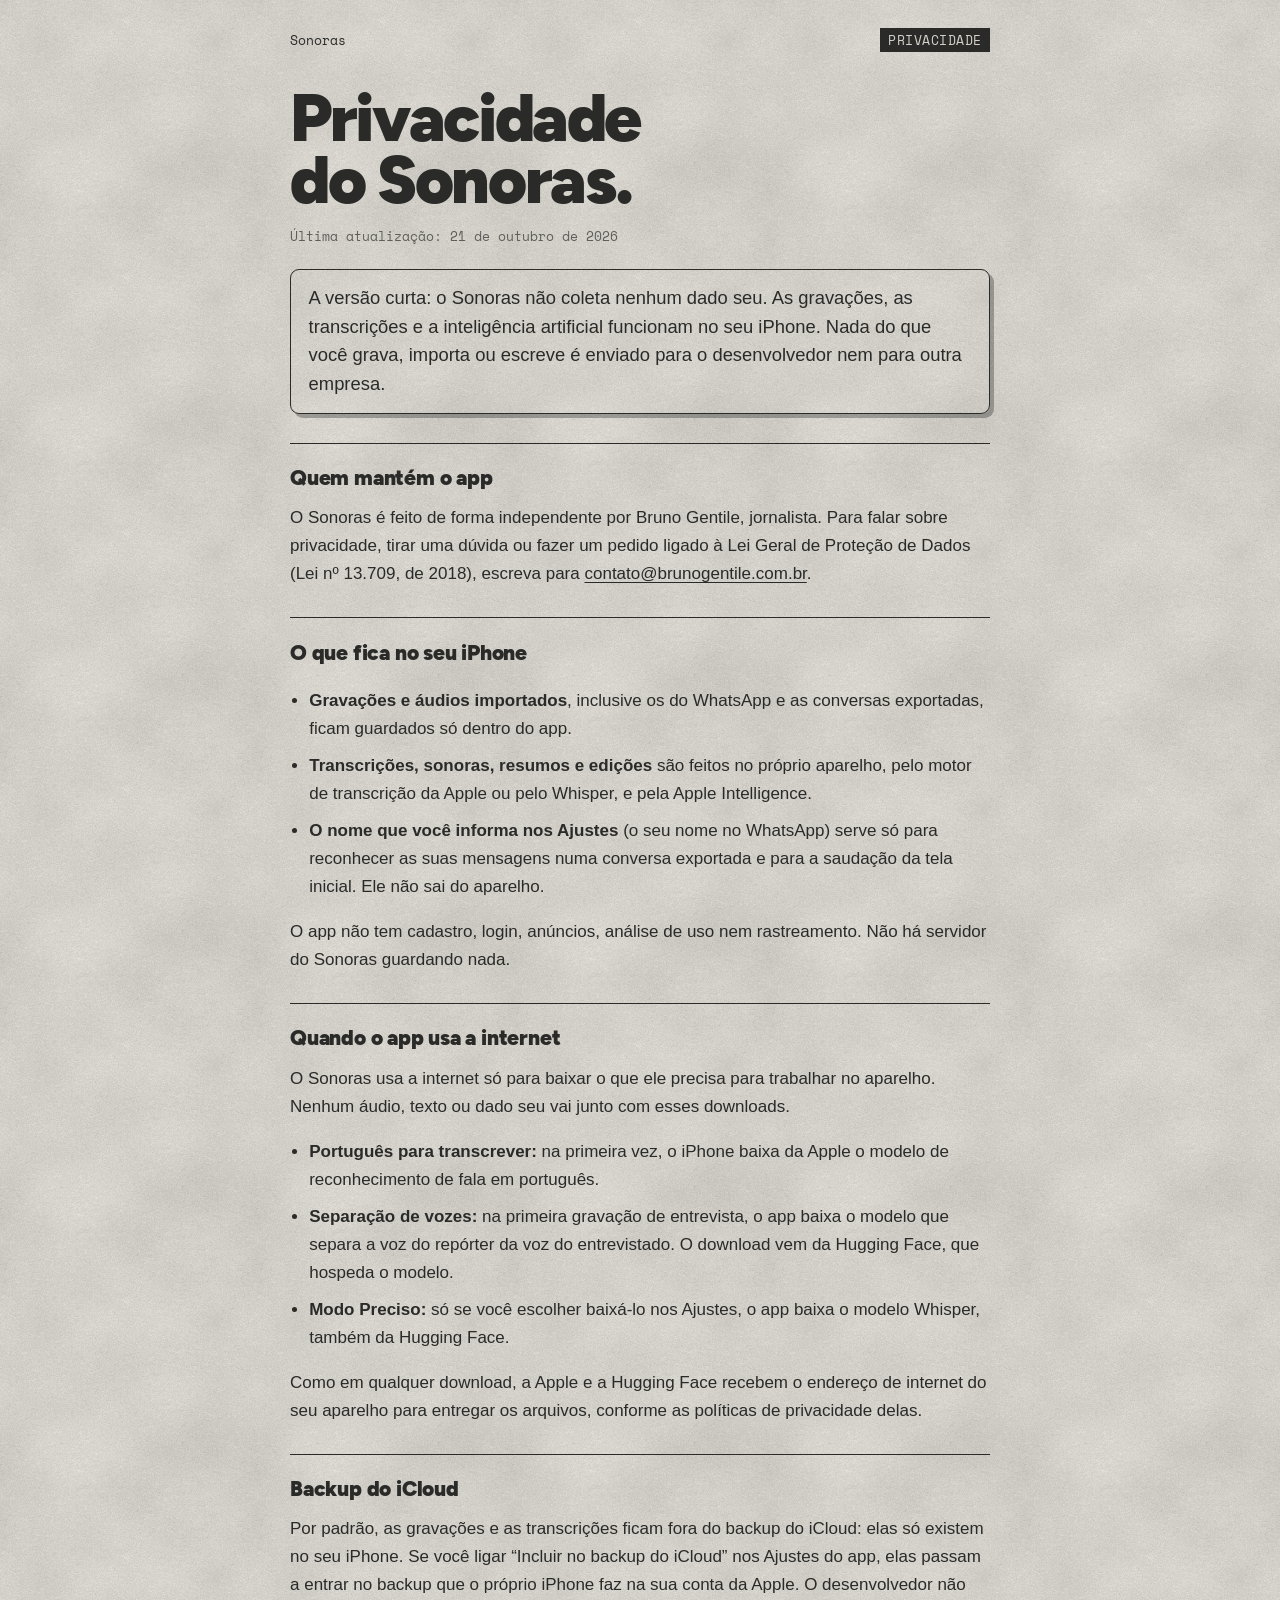
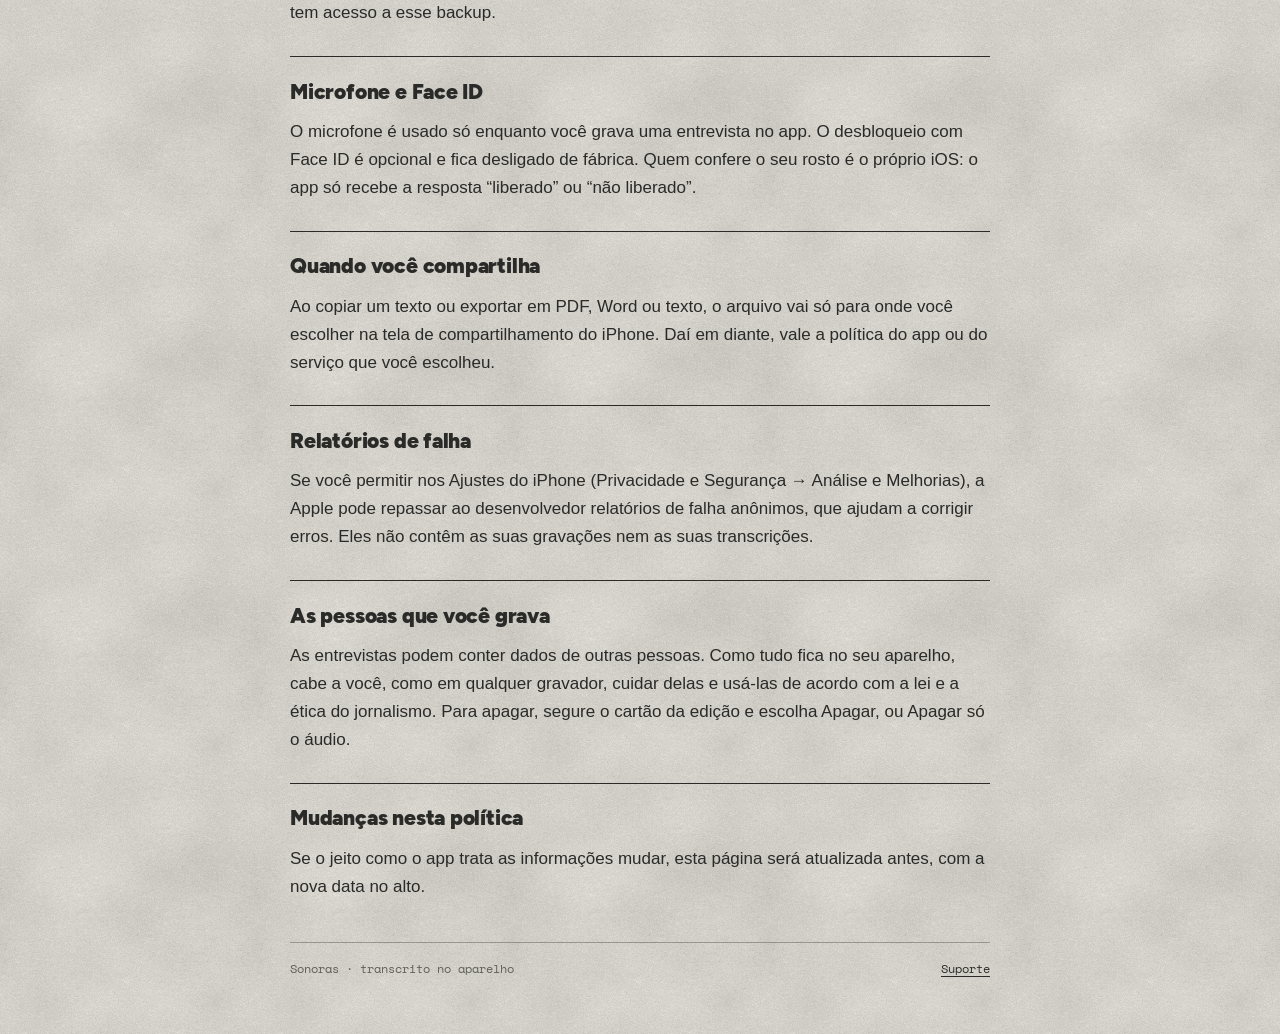
<file: index.html>
<!doctype html>
<html lang="pt-BR">
<head>
<meta charset="utf-8">
<meta name="viewport" content="width=device-width, initial-scale=1">
<meta name="color-scheme" content="light dark">
<title>Privacidade do Sonoras</title>
<meta name="description" content="Como o Sonoras, app de transcrição de entrevistas para jornalistas, lida com as suas informações.">
<link rel="stylesheet" href="estilo.css">
<link rel="icon" href="icone.png">
<link rel="apple-touch-icon" href="icone.png">
</head>
<body>
<main>
  <div class="topo">
    <span>Sonoras</span>
    <span class="etiqueta">privacidade</span>
  </div>

  <h1>Privacidade<br>do Sonoras.</h1>
  <p class="linha-fina">Última atualização: 21 de outubro de 2026</p>

  <p class="curta">A versão curta: o Sonoras não coleta nenhum dado seu. As gravações, as
  transcrições e a inteligência artificial funcionam no seu iPhone. Nada do que você grava,
  importa ou escreve é enviado para o desenvolvedor nem para outra empresa.</p>

  <section>
    <h2>Quem mantém o app</h2>
    <p>O Sonoras é feito de forma independente por Bruno Gentile, jornalista. Para falar sobre
    privacidade, tirar uma dúvida ou fazer um pedido ligado à Lei Geral de Proteção de Dados
    (Lei nº 13.709, de 2018), escreva para
    <a href="mailto:contato@brunogentile.com.br">contato@brunogentile.com.br</a>.</p>
  </section>

  <section>
    <h2>O que fica no seu iPhone</h2>
    <ul>
      <li><strong>Gravações e áudios importados</strong>, inclusive os do WhatsApp e as conversas
      exportadas, ficam guardados só dentro do app.</li>
      <li><strong>Transcrições, sonoras, resumos e edições</strong> são feitos no próprio aparelho,
      pelo motor de transcrição da Apple ou pelo Whisper, e pela Apple Intelligence.</li>
      <li><strong>O nome que você informa nos Ajustes</strong> (o seu nome no WhatsApp) serve só
      para reconhecer as suas mensagens numa conversa exportada e para a saudação da tela
      inicial. Ele não sai do aparelho.</li>
    </ul>
    <p>O app não tem cadastro, login, anúncios, análise de uso nem rastreamento. Não há servidor
    do Sonoras guardando nada.</p>
  </section>

  <section>
    <h2>Quando o app usa a internet</h2>
    <p>O Sonoras usa a internet só para baixar o que ele precisa para trabalhar no aparelho.
    Nenhum áudio, texto ou dado seu vai junto com esses downloads.</p>
    <ul>
      <li><strong>Português para transcrever:</strong> na primeira vez, o iPhone baixa da Apple o
      modelo de reconhecimento de fala em português.</li>
      <li><strong>Separação de vozes:</strong> na primeira gravação de entrevista, o app baixa o
      modelo que separa a voz do repórter da voz do entrevistado. O download vem da Hugging Face,
      que hospeda o modelo.</li>
      <li><strong>Modo Preciso:</strong> só se você escolher baixá-lo nos Ajustes, o app baixa o
      modelo Whisper, também da Hugging Face.</li>
    </ul>
    <p>Como em qualquer download, a Apple e a Hugging Face recebem o endereço de internet do seu
    aparelho para entregar os arquivos, conforme as políticas de privacidade delas.</p>
  </section>

  <section>
    <h2>Backup do iCloud</h2>
    <p>Por padrão, as gravações e as transcrições ficam fora do backup do iCloud: elas só existem
    no seu iPhone. Se você ligar “Incluir no backup do iCloud” nos Ajustes do app, elas passam a
    entrar no backup que o próprio iPhone faz na sua conta da Apple. O desenvolvedor não tem
    acesso a esse backup.</p>
  </section>

  <section>
    <h2>Microfone e Face ID</h2>
    <p>O microfone é usado só enquanto você grava uma entrevista no app. O desbloqueio com Face ID
    é opcional e fica desligado de fábrica. Quem confere o seu rosto é o próprio iOS: o app só
    recebe a resposta “liberado” ou “não liberado”.</p>
  </section>

  <section>
    <h2>Quando você compartilha</h2>
    <p>Ao copiar um texto ou exportar em PDF, Word ou texto, o arquivo vai só para onde você
    escolher na tela de compartilhamento do iPhone. Daí em diante, vale a política do app ou do
    serviço que você escolheu.</p>
  </section>

  <section>
    <h2>Relatórios de falha</h2>
    <p>Se você permitir nos Ajustes do iPhone (Privacidade e Segurança → Análise e Melhorias), a
    Apple pode repassar ao desenvolvedor relatórios de falha anônimos, que ajudam a corrigir
    erros. Eles não contêm as suas gravações nem as suas transcrições.</p>
  </section>

  <section>
    <h2>As pessoas que você grava</h2>
    <p>As entrevistas podem conter dados de outras pessoas. Como tudo fica no seu aparelho, cabe a
    você, como em qualquer gravador, cuidar delas e usá-las de acordo com a lei e a ética do
    jornalismo. Para apagar, segure o cartão da edição e escolha Apagar, ou Apagar só o áudio.</p>
  </section>

  <section>
    <h2>Mudanças nesta política</h2>
    <p>Se o jeito como o app trata as informações mudar, esta página será atualizada antes, com a
    nova data no alto.</p>
  </section>

  <div class="pe">
    <span>Sonoras · transcrito no aparelho</span>
    <a href="suporte/">Suporte</a>
  </div>
</main>
</body>
</html>
</file>
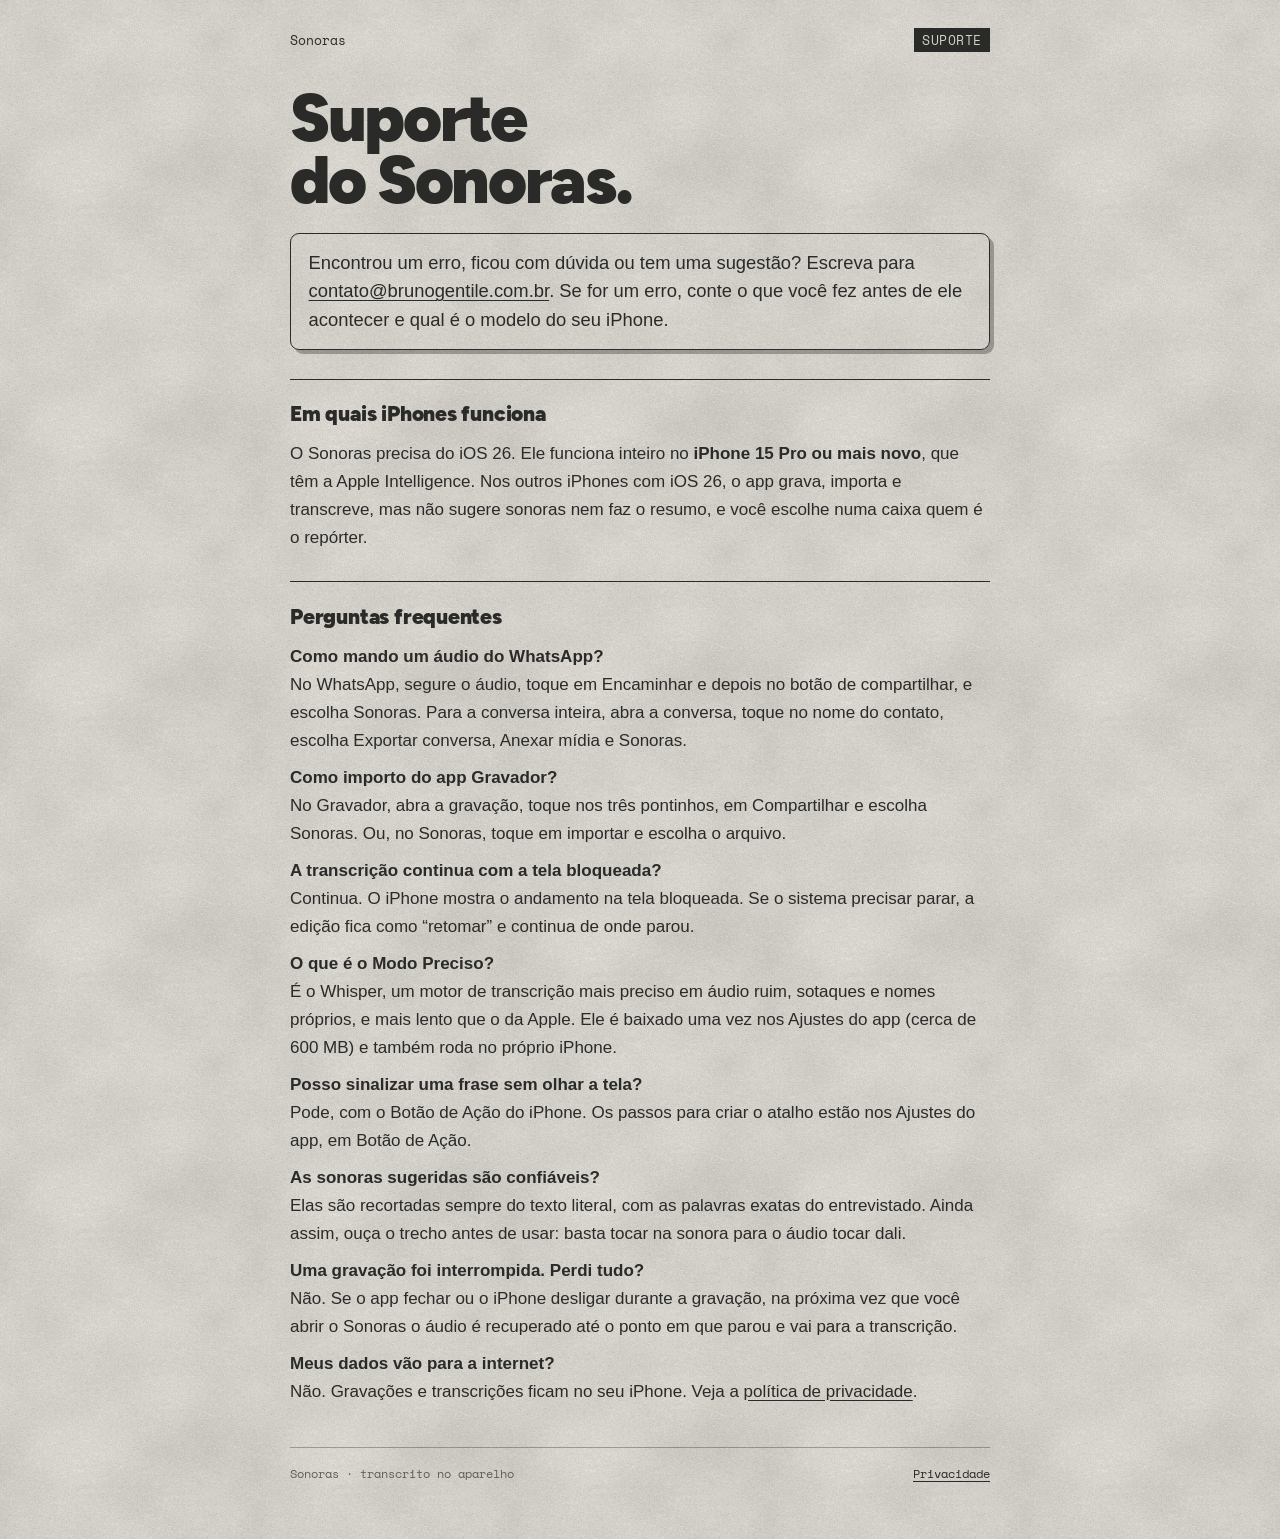
<file: suporte/index.html>
<!doctype html>
<html lang="pt-BR">
<head>
<meta charset="utf-8">
<meta name="viewport" content="width=device-width, initial-scale=1">
<meta name="color-scheme" content="light dark">
<title>Suporte do Sonoras</title>
<meta name="description" content="Ajuda e contato do Sonoras, app que grava, transcreve e decupa entrevistas e áudios do WhatsApp.">
<link rel="stylesheet" href="../estilo.css">
<link rel="icon" href="../icone.png">
<link rel="apple-touch-icon" href="../icone.png">
</head>
<body>
<main>
  <div class="topo">
    <span>Sonoras</span>
    <span class="etiqueta">suporte</span>
  </div>

  <h1>Suporte<br>do Sonoras.</h1>

  <p class="curta">Encontrou um erro, ficou com dúvida ou tem uma sugestão? Escreva para
  <a href="mailto:contato@brunogentile.com.br?subject=Sonoras">contato@brunogentile.com.br</a>.
  Se for um erro, conte o que você fez antes de ele acontecer e qual é o modelo do seu iPhone.</p>

  <section>
    <h2>Em quais iPhones funciona</h2>
    <p>O Sonoras precisa do iOS 26. Ele funciona inteiro no <strong>iPhone 15 Pro ou mais
    novo</strong>, que têm a Apple Intelligence. Nos outros iPhones com iOS 26, o app grava,
    importa e transcreve, mas não sugere sonoras nem faz o resumo, e você escolhe numa caixa quem é
    o repórter.</p>
  </section>

  <section>
    <h2>Perguntas frequentes</h2>

    <p><strong>Como mando um áudio do WhatsApp?</strong><br>
    No WhatsApp, segure o áudio, toque em Encaminhar e depois no botão de compartilhar, e escolha
    Sonoras. Para a conversa inteira, abra a conversa, toque no nome do contato, escolha Exportar
    conversa, Anexar mídia e Sonoras.</p>

    <p><strong>Como importo do app Gravador?</strong><br>
    No Gravador, abra a gravação, toque nos três pontinhos, em Compartilhar e escolha Sonoras. Ou,
    no Sonoras, toque em importar e escolha o arquivo.</p>

    <p><strong>A transcrição continua com a tela bloqueada?</strong><br>
    Continua. O iPhone mostra o andamento na tela bloqueada. Se o sistema precisar parar, a edição
    fica como “retomar” e continua de onde parou.</p>

    <p><strong>O que é o Modo Preciso?</strong><br>
    É o Whisper, um motor de transcrição mais preciso em áudio ruim, sotaques e nomes próprios, e
    mais lento que o da Apple. Ele é baixado uma vez nos Ajustes do app (cerca de 600 MB) e também
    roda no próprio iPhone.</p>

    <p><strong>Posso sinalizar uma frase sem olhar a tela?</strong><br>
    Pode, com o Botão de Ação do iPhone. Os passos para criar o atalho estão nos Ajustes do app, em
    Botão de Ação.</p>

    <p><strong>As sonoras sugeridas são confiáveis?</strong><br>
    Elas são recortadas sempre do texto literal, com as palavras exatas do entrevistado. Ainda
    assim, ouça o trecho antes de usar: basta tocar na sonora para o áudio tocar dali.</p>

    <p><strong>Uma gravação foi interrompida. Perdi tudo?</strong><br>
    Não. Se o app fechar ou o iPhone desligar durante a gravação, na próxima vez que você abrir o
    Sonoras o áudio é recuperado até o ponto em que parou e vai para a transcrição.</p>

    <p><strong>Meus dados vão para a internet?</strong><br>
    Não. Gravações e transcrições ficam no seu iPhone. Veja a
    <a href="../">política de privacidade</a>.</p>
  </section>

  <div class="pe">
    <span>Sonoras · transcrito no aparelho</span>
    <a href="../">Privacidade</a>
  </div>
</main>
</body>
</html>
</file>
<file: estilo.css>
/* O mesmo papel e a mesma tinta do app. As fontes ficam aqui no site: a página não chama
   nenhum serviço de fora. */
@font-face { font-family: "Figtree"; font-weight: 900; src: url("fontes/Figtree-Black.ttf") format("truetype"); font-display: swap; }
@font-face { font-family: "Figtree"; font-weight: 700; src: url("fontes/Figtree-Bold.ttf") format("truetype"); font-display: swap; }
@font-face { font-family: "Space Mono"; font-weight: 400; src: url("fontes/SpaceMono-Regular.ttf") format("truetype"); font-display: swap; }

:root {
  --papel: #D3D1CA;
  --tinta: #2A2A28;
  --tinta-fraca: #5F5E5A;
  --fio: rgba(42, 42, 40, .35);
  --textura: url("papel.png");
}
@media (prefers-color-scheme: dark) {
  :root {
    --papel: #22211F;
    --tinta: #D3D1CA;
    --tinta-fraca: #9A988F;
    --fio: rgba(211, 209, 202, .3);
    --textura: url("papel-escuro.png");
  }
}

* { box-sizing: border-box; }
html { background: var(--papel); }
body {
  margin: 0;
  background: var(--papel) var(--textura) repeat;
  background-size: 256px;
  color: var(--tinta);
  font: 17px/1.65 -apple-system, BlinkMacSystemFont, "Segoe UI", Roboto, Helvetica, Arial, sans-serif;
  padding: 28px 16px 56px;
}
main { max-width: 700px; margin: 0 auto; }

.topo {
  display: flex; justify-content: space-between; align-items: center; gap: 12px;
  font: 13px/1.4 "Space Mono", ui-monospace, monospace;
}
.etiqueta {
  background: var(--tinta); color: var(--papel);
  padding: 3px 8px; text-transform: uppercase; letter-spacing: .04em; font-weight: 400;
}
.topo a { color: var(--tinta); }

h1 {
  font-family: "Figtree", sans-serif; font-weight: 900;
  font-size: clamp(2.6rem, 10vw, 4.2rem); line-height: .92; letter-spacing: -.035em;
  margin: 2.2rem 0 1rem;
}
h2 {
  font-family: "Figtree", sans-serif; font-weight: 900;
  font-size: 1.3rem; letter-spacing: -.01em; margin: 0 0 .4rem;
}
section { border-top: 1.5px solid var(--tinta); padding-top: 1.1rem; margin-top: 1.8rem; }
p, li { margin: .55rem 0; }
ul { padding-left: 1.2rem; }
a { color: var(--tinta); text-underline-offset: 3px; }
strong { font-weight: 700; }

.linha-fina {
  font: 13px/1.5 "Space Mono", ui-monospace, monospace; color: var(--tinta-fraca);
}
.curta {
  font-size: 1.15rem; line-height: 1.55;
  border: 1.5px solid var(--tinta); border-radius: 9px; padding: .9rem 1.1rem; margin: 1.4rem 0 0;
  box-shadow: 4px 4px 0 var(--fio);
}
.pe {
  border-top: 1px solid var(--fio); margin-top: 2.6rem; padding-top: 1rem;
  font: 12px/1.6 "Space Mono", ui-monospace, monospace; color: var(--tinta-fraca);
  display: flex; justify-content: space-between; gap: 12px; flex-wrap: wrap;
}
</file>
